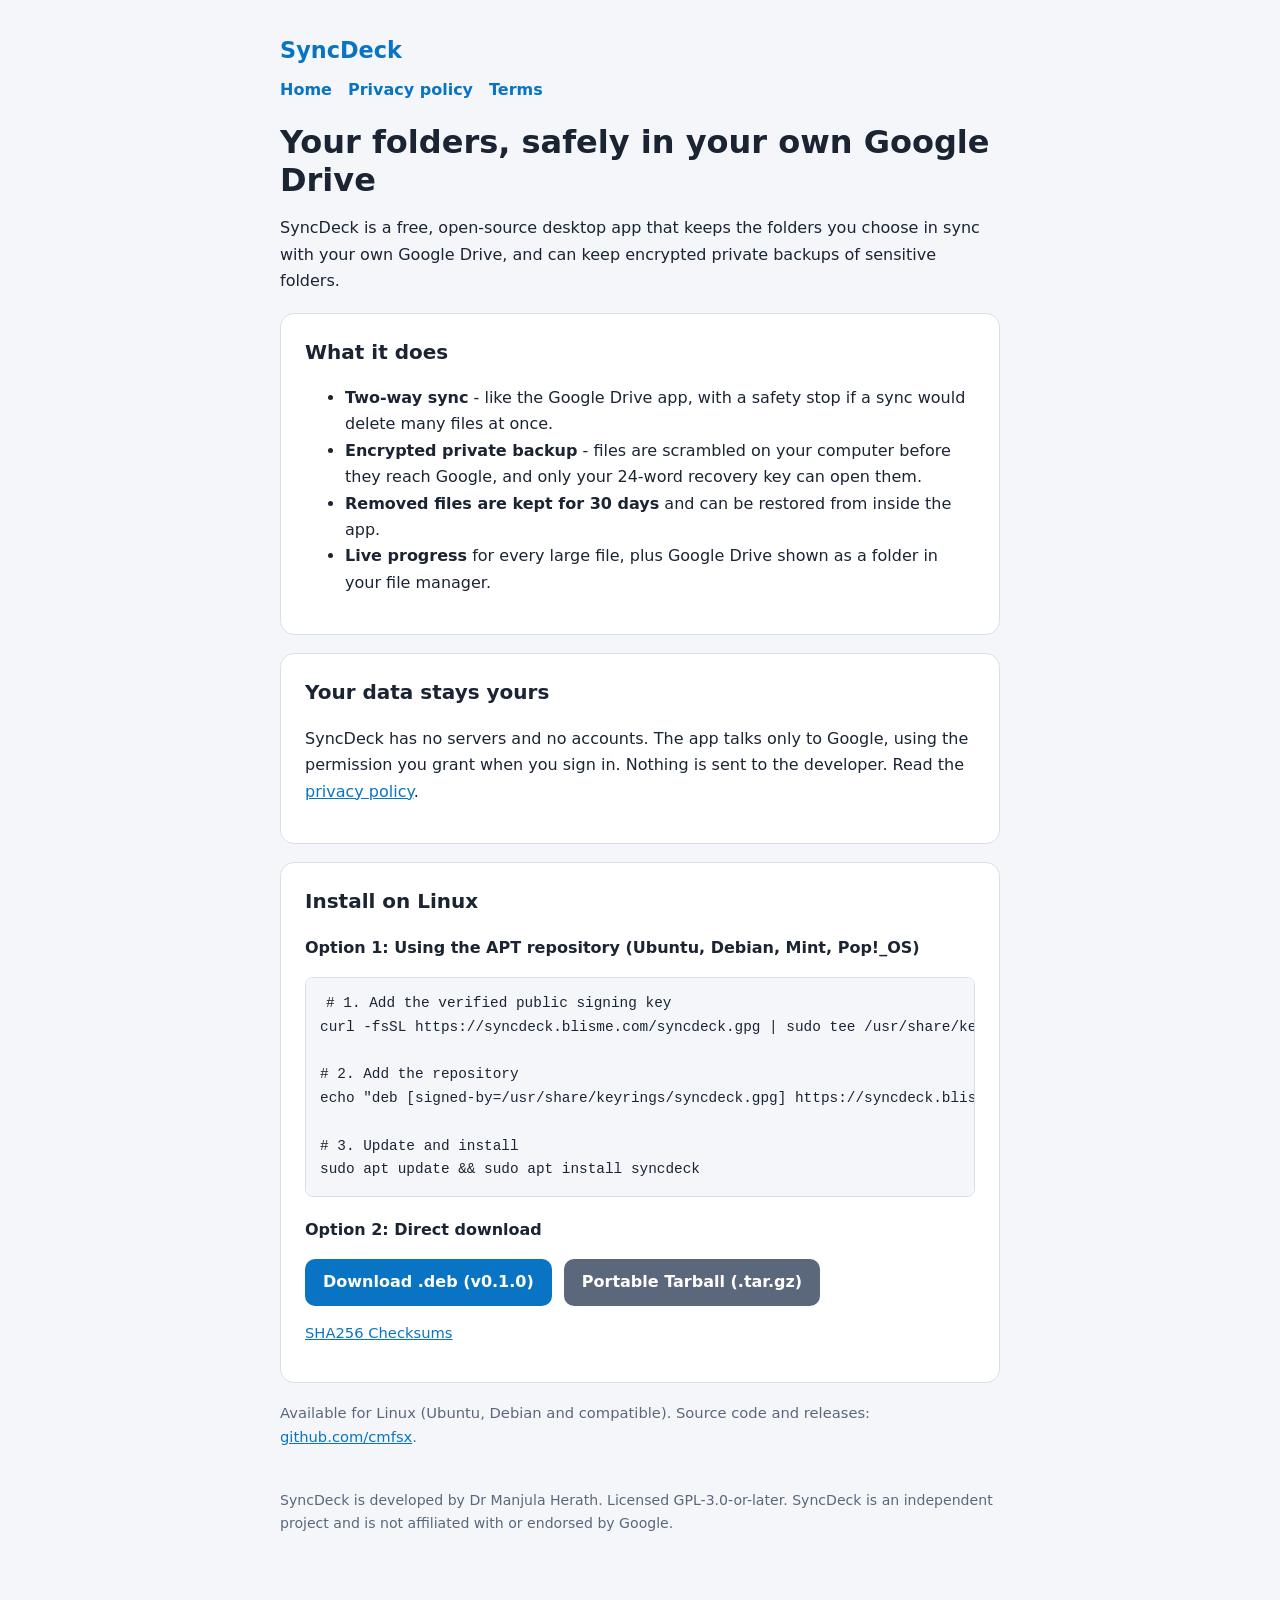
<file: index.html>
<!doctype html><html lang="en"><head><meta charset="utf-8"><meta name="viewport" content="width=device-width,initial-scale=1">
<title>SyncDeck - Google Drive sync and private backup for Linux</title>
<meta name="description" content="SyncDeck keeps chosen folders in sync with your own Google Drive and can keep encrypted private backups. Free and open source."><link rel="stylesheet" href="style.css"></head><body><main>
<header><b>SyncDeck</b></header><nav><a href="/">Home</a><a href="privacy.html">Privacy policy</a><a href="terms.html">Terms</a></nav>
<h1>Your folders, safely in your own Google Drive</h1>
<p>SyncDeck is a free, open-source desktop app that keeps the folders you choose in sync with your own Google Drive, and can keep encrypted private backups of sensitive folders.</p>
<div class="card"><h2 style="margin-top:0">What it does</h2><ul>
<li><b>Two-way sync</b> - like the Google Drive app, with a safety stop if a sync would delete many files at once.</li>
<li><b>Encrypted private backup</b> - files are scrambled on your computer before they reach Google, and only your 24-word recovery key can open them.</li>
<li><b>Removed files are kept for 30 days</b> and can be restored from inside the app.</li>
<li><b>Live progress</b> for every large file, plus Google Drive shown as a folder in your file manager.</li></ul></div>
<div class="card"><h2 style="margin-top:0">Your data stays yours</h2>
<p>SyncDeck has no servers and no accounts. The app talks only to Google, using the permission you grant when you sign in. Nothing is sent to the developer. Read the <a href="privacy.html">privacy policy</a>.</p></div>
<div class="card"><h2 style="margin-top:0">Install on Linux</h2>
<p><b>Option 1: Using the APT repository (Ubuntu, Debian, Mint, Pop!_OS)</b></p>
<pre style="background:var(--bg);padding:14px;border-radius:8px;overflow-x:auto;font-size:0.9rem;border:1px solid var(--line)"><code># 1. Add the verified public signing key
curl -fsSL https://syncdeck.blisme.com/syncdeck.gpg | sudo tee /usr/share/keyrings/syncdeck.gpg >/dev/null

# 2. Add the repository
echo "deb [signed-by=/usr/share/keyrings/syncdeck.gpg] https://syncdeck.blisme.com/apt stable main" | sudo tee /etc/apt/sources.list.d/syncdeck.list

# 3. Update and install
sudo apt update &amp;&amp; sudo apt install syncdeck</code></pre>

<p style="margin-top:20px"><b>Option 2: Direct download</b></p>
<div style="display:flex;gap:12px;flex-wrap:wrap;margin:12px 0">
  <a class="btn" href="apt/pool/main/s/syncdeck/syncdeck_0.1.0_amd64.deb">Download .deb (v0.1.0)</a>
  <a class="btn" style="background:var(--muted)" href="downloads/syncdeck-0.1.0-linux-x86_64.tar.gz">Portable Tarball (.tar.gz)</a>
</div>
<p class="muted"><a href="downloads/SHA256SUMS.txt">SHA256 Checksums</a></p></div>
<p class="muted">Available for Linux (Ubuntu, Debian and compatible). Source code and releases: <a href="https://github.com/cmfsx">github.com/cmfsx</a>.</p>
<footer>SyncDeck is developed by Dr Manjula Herath. Licensed GPL-3.0-or-later. SyncDeck is an independent project and is not affiliated with or endorsed by Google.</footer>
</main></body></html>
</file>
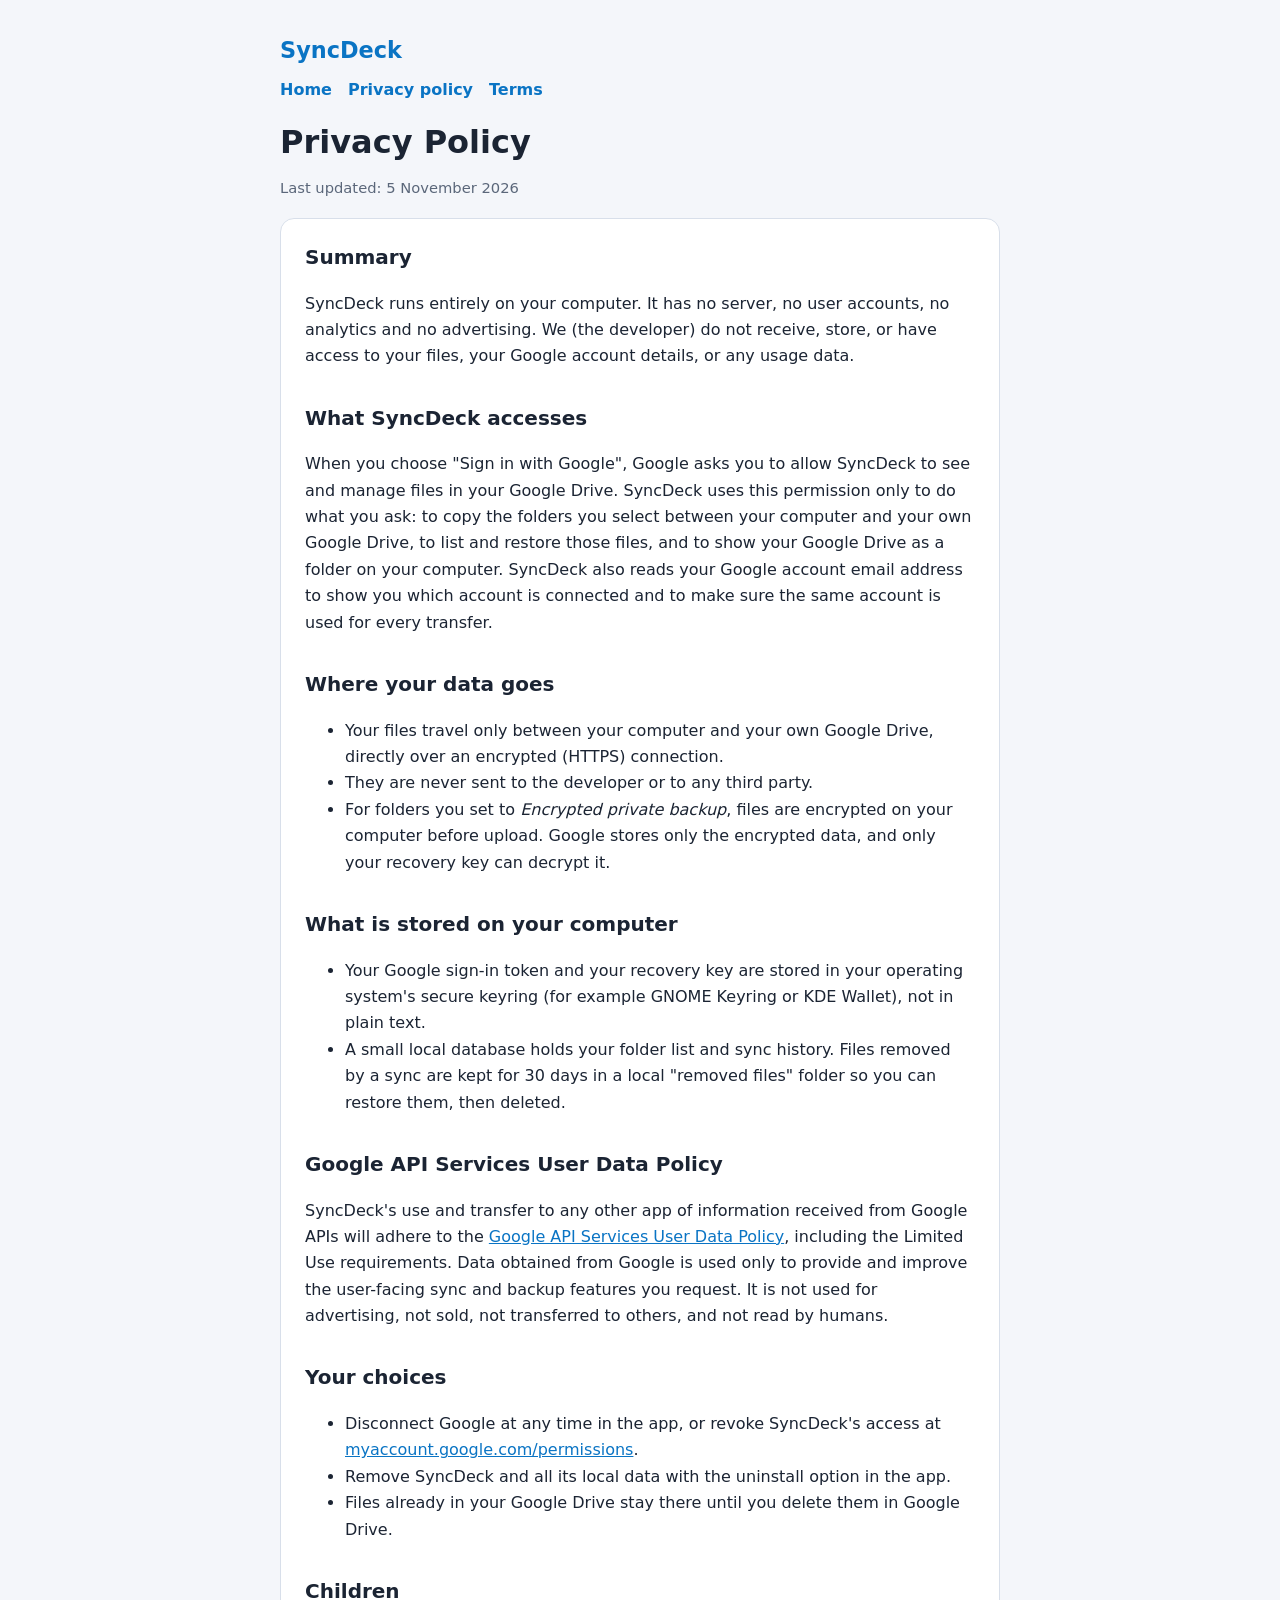
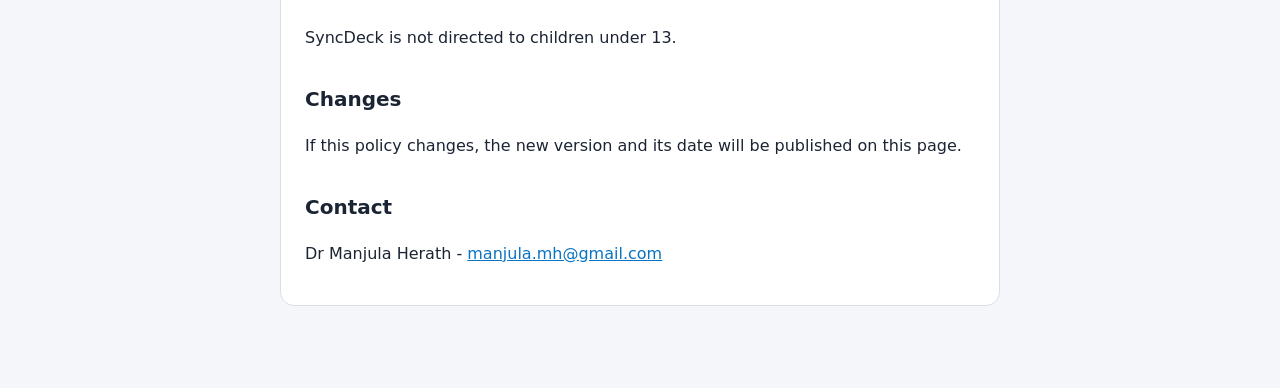
<file: privacy.html>
<!doctype html><html lang="en"><head><meta charset="utf-8"><meta name="viewport" content="width=device-width,initial-scale=1">
<title>SyncDeck Privacy Policy</title><link rel="stylesheet" href="style.css"></head><body><main>
<header><b>SyncDeck</b></header><nav><a href="/">Home</a><a href="privacy.html">Privacy policy</a><a href="terms.html">Terms</a></nav>
<h1>Privacy Policy</h1><p class="muted">Last updated: 5 November 2026</p>
<div class="card">
<h2 style="margin-top:0">Summary</h2>
<p>SyncDeck runs entirely on your computer. It has no server, no user accounts, no analytics and no advertising. We (the developer) do not receive, store, or have access to your files, your Google account details, or any usage data.</p>
<h2>What SyncDeck accesses</h2>
<p>When you choose "Sign in with Google", Google asks you to allow SyncDeck to see and manage files in your Google Drive. SyncDeck uses this permission only to do what you ask: to copy the folders you select between your computer and your own Google Drive, to list and restore those files, and to show your Google Drive as a folder on your computer. SyncDeck also reads your Google account email address to show you which account is connected and to make sure the same account is used for every transfer.</p>
<h2>Where your data goes</h2>
<ul><li>Your files travel only between your computer and your own Google Drive, directly over an encrypted (HTTPS) connection.</li>
<li>They are never sent to the developer or to any third party.</li>
<li>For folders you set to <i>Encrypted private backup</i>, files are encrypted on your computer before upload. Google stores only the encrypted data, and only your recovery key can decrypt it.</li></ul>
<h2>What is stored on your computer</h2>
<ul><li>Your Google sign-in token and your recovery key are stored in your operating system's secure keyring (for example GNOME Keyring or KDE Wallet), not in plain text.</li>
<li>A small local database holds your folder list and sync history. Files removed by a sync are kept for 30 days in a local "removed files" folder so you can restore them, then deleted.</li></ul>
<h2>Google API Services User Data Policy</h2>
<p>SyncDeck's use and transfer to any other app of information received from Google APIs will adhere to the <a href="https://developers.google.com/terms/api-services-user-data-policy">Google API Services User Data Policy</a>, including the Limited Use requirements. Data obtained from Google is used only to provide and improve the user-facing sync and backup features you request. It is not used for advertising, not sold, not transferred to others, and not read by humans.</p>
<h2>Your choices</h2>
<ul><li>Disconnect Google at any time in the app, or revoke SyncDeck's access at <a href="https://myaccount.google.com/permissions">myaccount.google.com/permissions</a>.</li>
<li>Remove SyncDeck and all its local data with the uninstall option in the app.</li>
<li>Files already in your Google Drive stay there until you delete them in Google Drive.</li></ul>
<h2>Children</h2><p>SyncDeck is not directed to children under 13.</p>
<h2>Changes</h2><p>If this policy changes, the new version and its date will be published on this page.</p>
<h2>Contact</h2><p>Dr Manjula Herath - <a href="mailto:manjula.mh@gmail.com">manjula.mh@gmail.com</a></p>
</div></main></body></html>
</file>
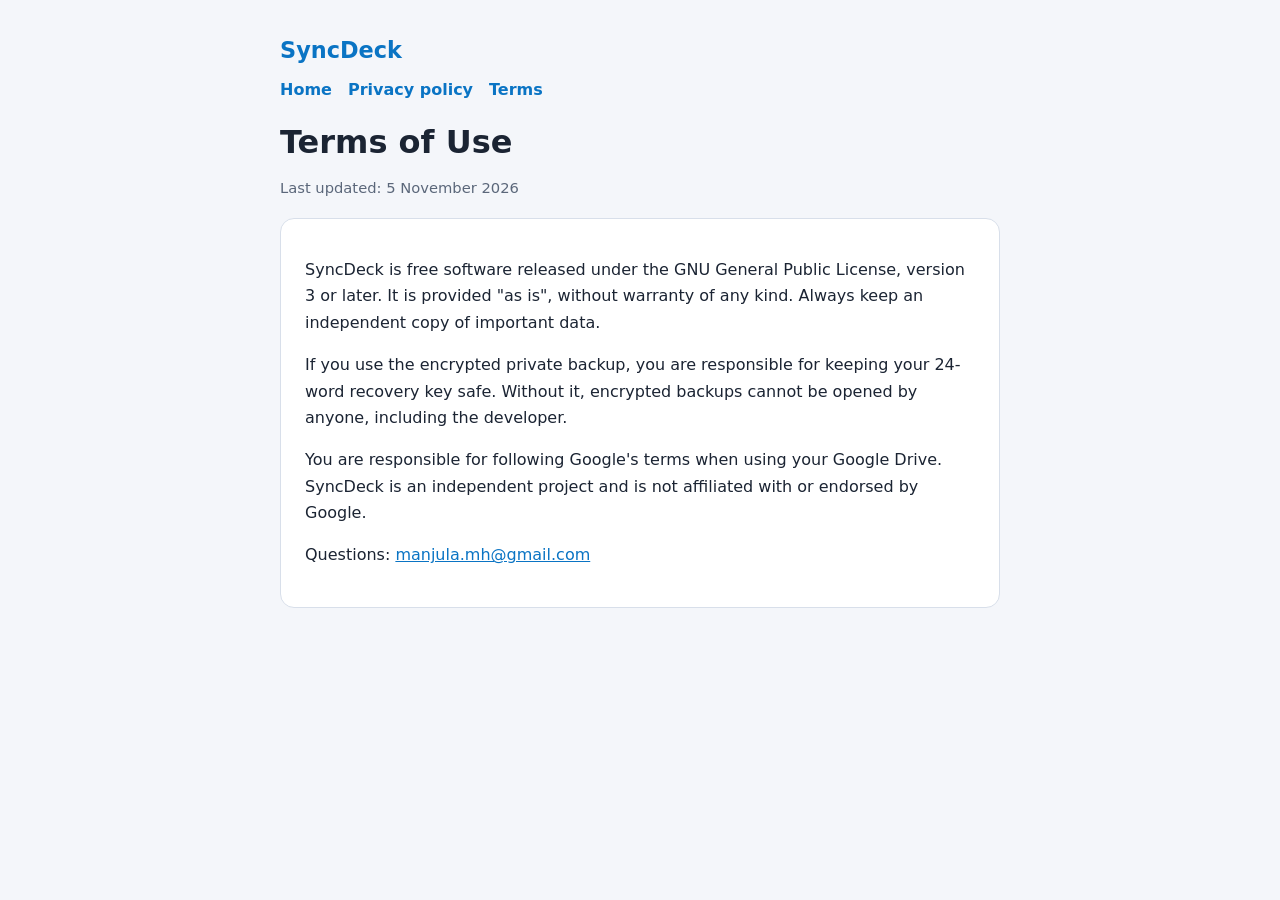
<file: terms.html>
<!doctype html><html lang="en"><head><meta charset="utf-8"><meta name="viewport" content="width=device-width,initial-scale=1">
<title>SyncDeck Terms of Use</title><link rel="stylesheet" href="style.css"></head><body><main>
<header><b>SyncDeck</b></header><nav><a href="/">Home</a><a href="privacy.html">Privacy policy</a><a href="terms.html">Terms</a></nav>
<h1>Terms of Use</h1><p class="muted">Last updated: 5 November 2026</p>
<div class="card"><p>SyncDeck is free software released under the GNU General Public License, version 3 or later. It is provided "as is", without warranty of any kind. Always keep an independent copy of important data.</p>
<p>If you use the encrypted private backup, you are responsible for keeping your 24-word recovery key safe. Without it, encrypted backups cannot be opened by anyone, including the developer.</p>
<p>You are responsible for following Google's terms when using your Google Drive. SyncDeck is an independent project and is not affiliated with or endorsed by Google.</p>
<p>Questions: <a href="mailto:manjula.mh@gmail.com">manjula.mh@gmail.com</a></p></div></main></body></html>
</file>
<file: style.css>
:root{--bg:#f4f6fa;--card:#fff;--text:#1b2433;--muted:#5b677a;--brand:#0a74c4;--line:#d8dfea}
@media(prefers-color-scheme:dark){:root{--bg:#0b0f19;--card:#111827;--text:#e5e7eb;--muted:#9aa4b5;--brand:#38bdf8;--line:#334155}}
*{box-sizing:border-box}body{margin:0;background:var(--bg);color:var(--text);font:16px/1.65 Inter,system-ui,-apple-system,Segoe UI,sans-serif}
main{max-width:760px;margin:0 auto;padding:32px 20px 64px}
header{display:flex;align-items:center;gap:12px;margin-bottom:8px}header b{font-size:1.4rem;color:var(--brand)}
nav a{color:var(--brand);margin-right:16px;text-decoration:none;font-weight:600}
.card{background:var(--card);border:1px solid var(--line);border-radius:14px;padding:22px 24px;margin:18px 0}
h1{font-size:2rem;line-height:1.2;margin:.6em 0 .3em}h2{font-size:1.25rem;margin-top:1.6em}
p,li{color:var(--text)}.muted{color:var(--muted);font-size:.92rem}
a{color:var(--brand)}code{background:var(--bg);padding:1px 6px;border-radius:5px}
.btn{display:inline-block;background:var(--brand);color:#fff;padding:10px 18px;border-radius:10px;text-decoration:none;font-weight:700}
footer{margin-top:40px;color:var(--muted);font-size:.88rem}
</file>
